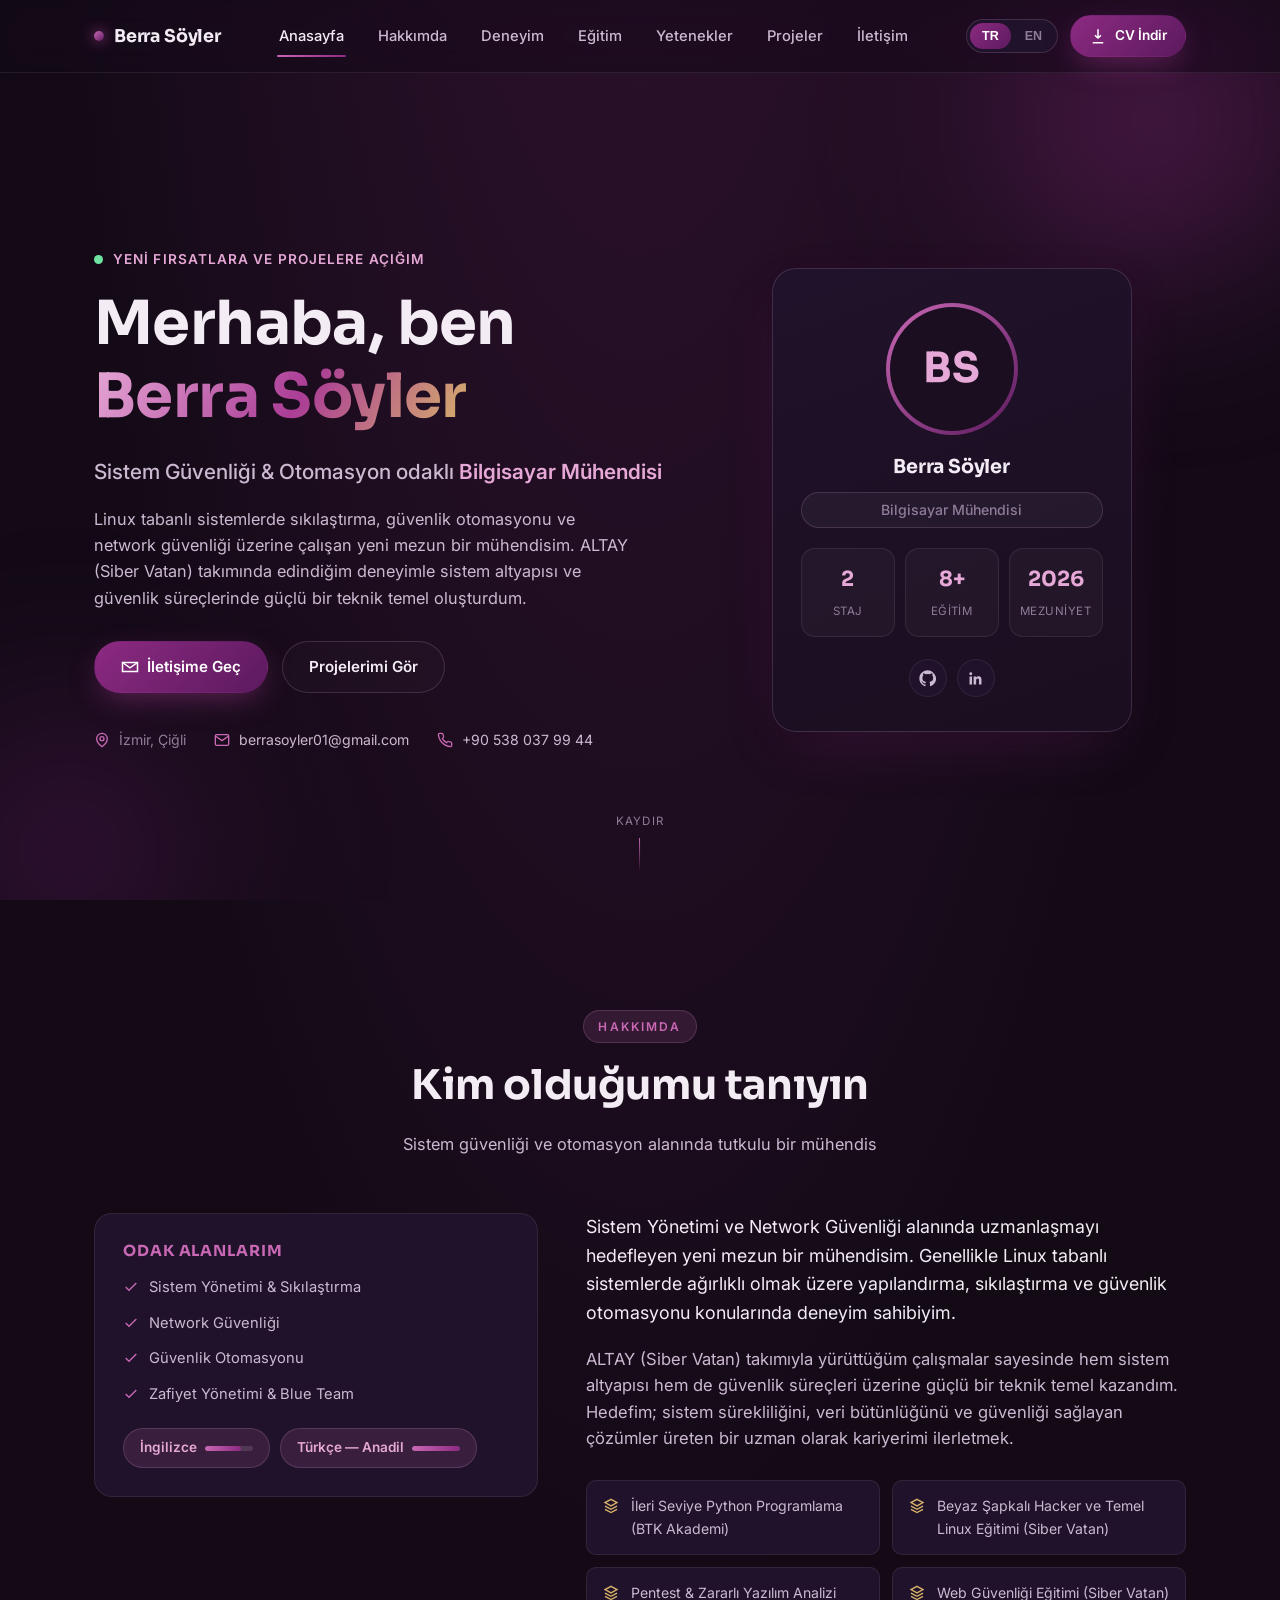
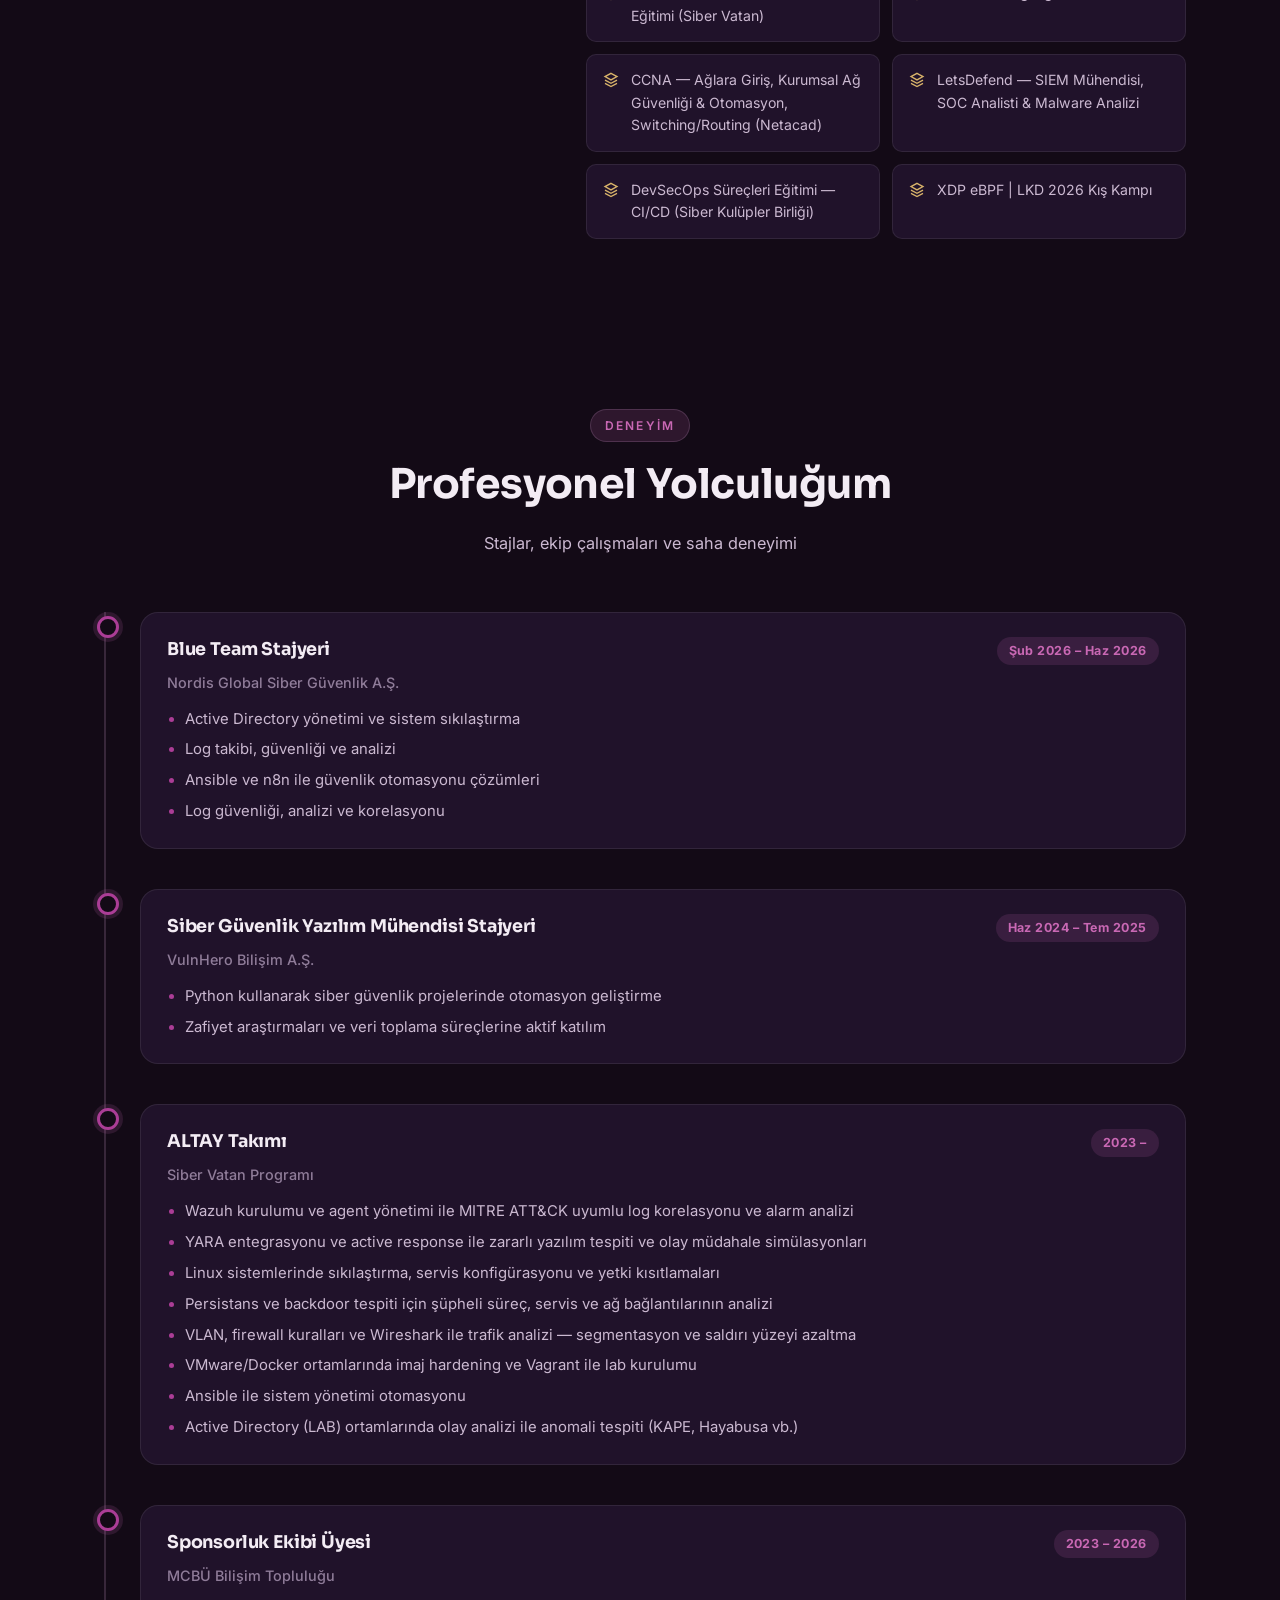
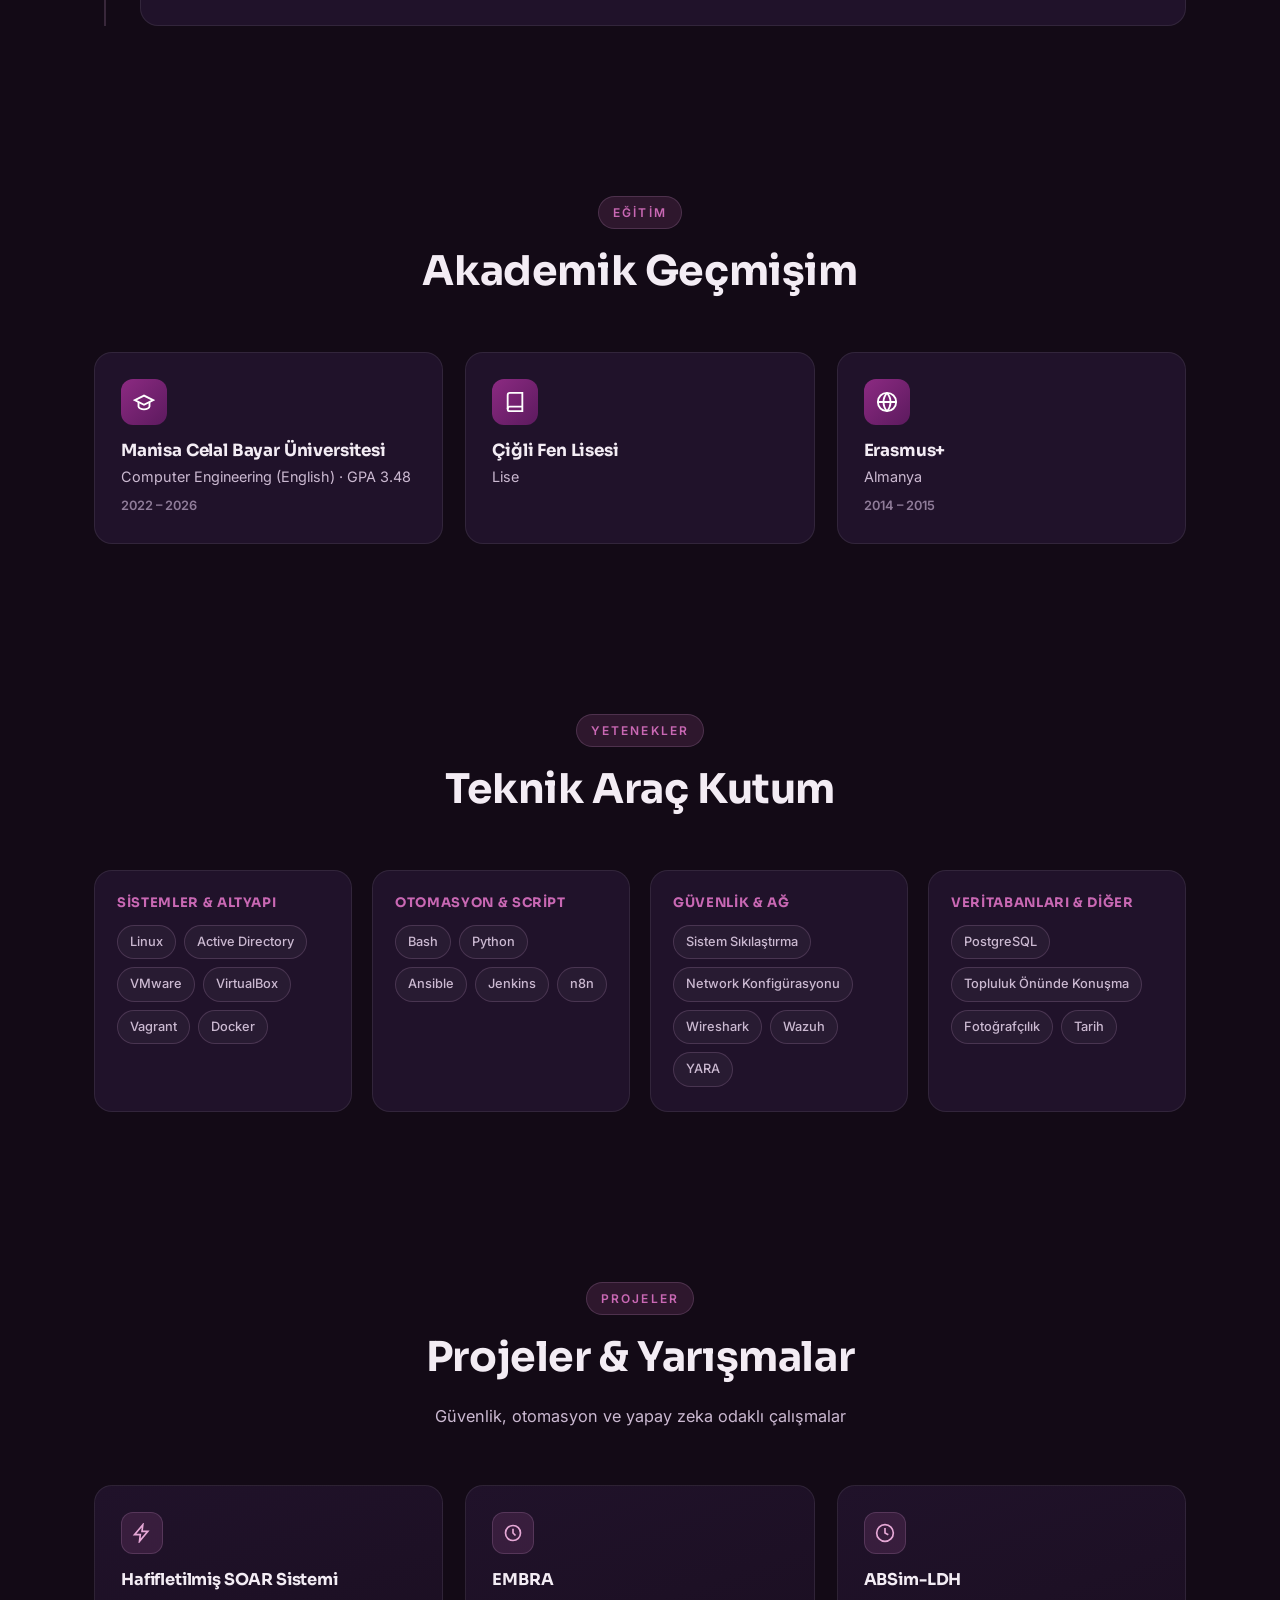
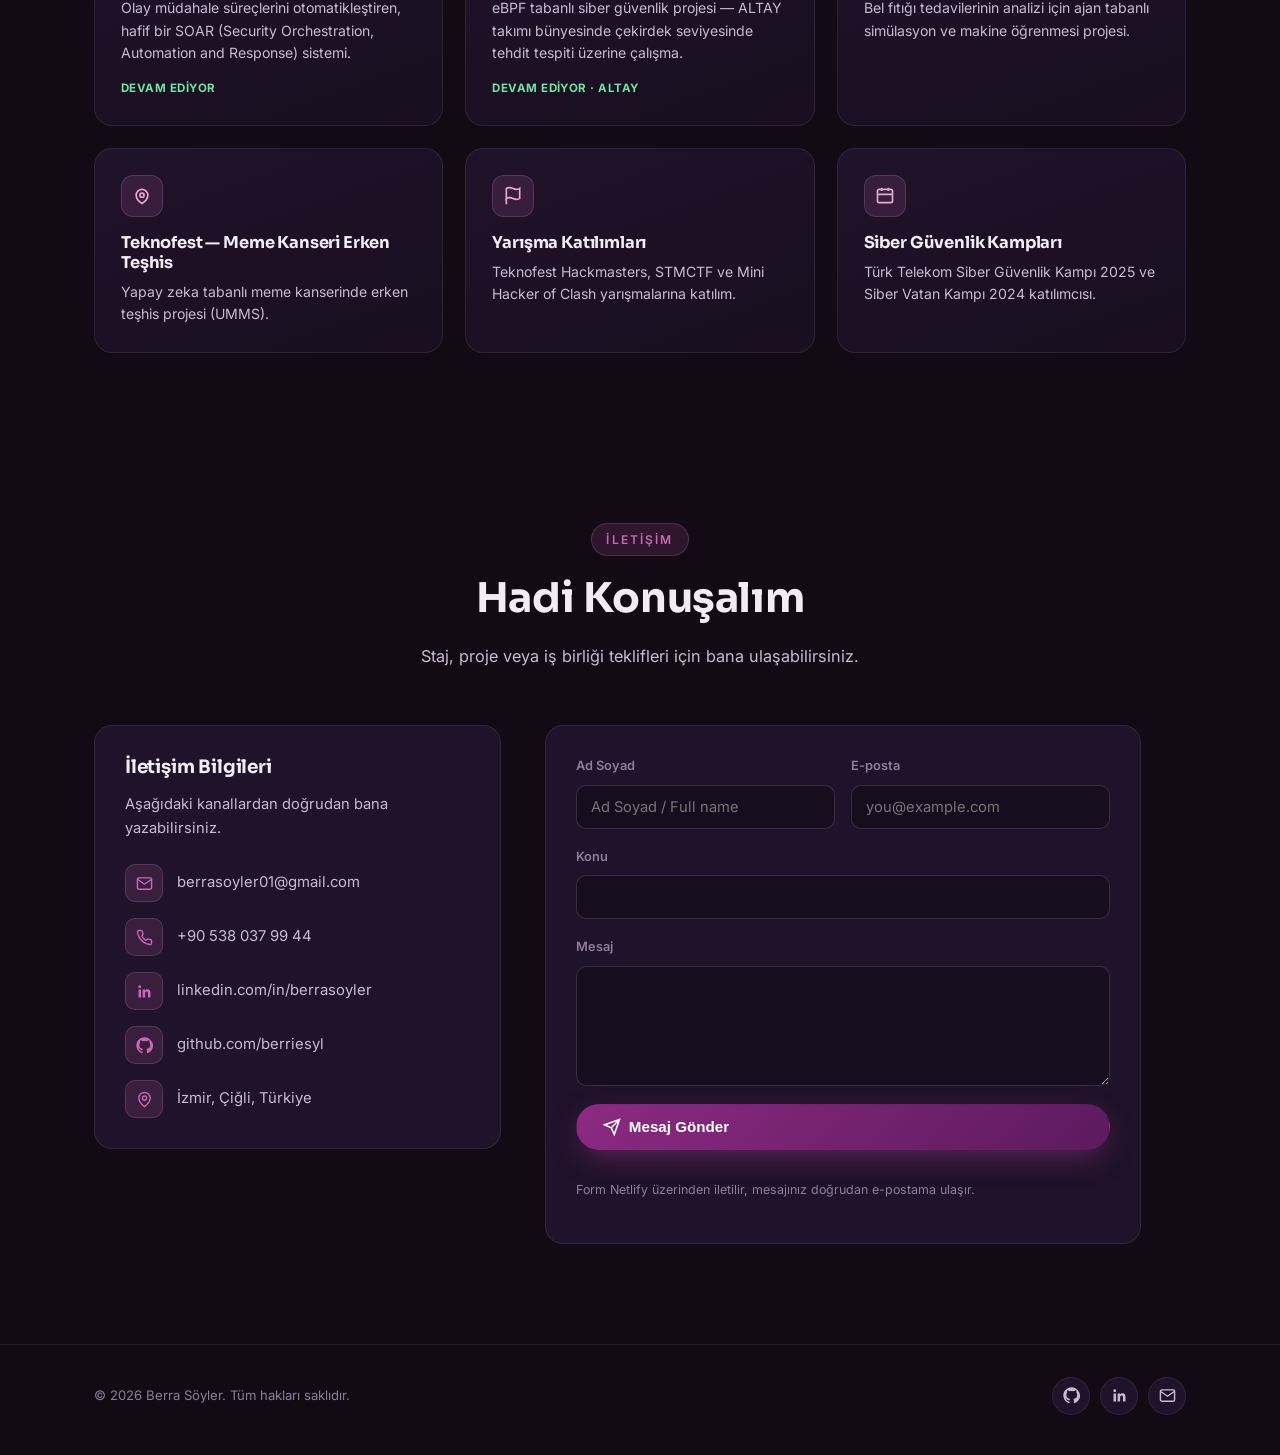
<file: index.html>
<!doctype html>
<html lang="tr">
<head>
<meta charset="UTF-8">
<meta name="viewport" content="width=device-width, initial-scale=1, viewport-fit=cover">
<title>Berra Söyler — Computer Engineer</title>
<meta name="description" content="Berra Söyler — Sistem Güvenliği, Network Güvenliği ve Otomasyon odaklı bilgisayar mühendisi. CV, deneyim, projeler ve iletişim.">
<link rel="icon" href="assets/favicon.svg" type="image/svg+xml">
<link rel="preconnect" href="https://fonts.googleapis.com">
<link rel="preconnect" href="https://fonts.gstatic.com" crossorigin>
<link href="https://fonts.googleapis.com/css2?family=Inter:wght@400;500;600;700&family=Sora:wght@500;600;700;800&display=swap" rel="stylesheet">
<link rel="stylesheet" href="css/style.css">
</head>
<body>

<nav class="navbar">
  <div class="container nav-inner">
    <a href="#home" class="brand"><span class="dot"></span> Berra Söyler</a>
    <ul class="nav-links" id="navLinks">
      <li><a href="#home" class="lang-tr">Anasayfa</a><a href="#home" class="lang-en">Home</a></li>
      <li><a href="#about" class="lang-tr">Hakkımda</a><a href="#about" class="lang-en">About</a></li>
      <li><a href="#experience" class="lang-tr">Deneyim</a><a href="#experience" class="lang-en">Experience</a></li>
      <li><a href="#education" class="lang-tr">Eğitim</a><a href="#education" class="lang-en">Education</a></li>
      <li><a href="#skills" class="lang-tr">Yetenekler</a><a href="#skills" class="lang-en">Skills</a></li>
      <li><a href="#projects" class="lang-tr">Projeler</a><a href="#projects" class="lang-en">Projects</a></li>
      <li><a href="#contact" class="lang-tr">İletişim</a><a href="#contact" class="lang-en">Contact</a></li>
    </ul>
    <div class="nav-actions">
      <div class="lang-switch" id="langSwitch">
        <button data-lang="tr" class="active">TR</button>
        <button data-lang="en">EN</button>
      </div>
      <a href="assets/cv/Berra-Soyler-CV-TR.pdf" download class="btn btn-primary btn-sm" id="cvDownloadBtn">
        <svg viewBox="0 0 24 24" fill="none" stroke="currentColor" stroke-width="2"><path d="M12 3v12m0 0l-4-4m4 4l4-4M5 21h14"/></svg>
        <span class="lang-tr">CV İndir</span><span class="lang-en">Download CV</span>
      </a>
      <button class="nav-toggle" id="navToggle" aria-label="Menu"><span></span><span></span><span></span></button>
    </div>
  </div>
</nav>

<!-- ===================== HERO ===================== -->
<header class="hero" id="home">
  <div class="container hero-grid">
    <div class="hero-content reveal">
      <div class="hero-kicker"><span class="pulse"></span>
        <span class="lang-tr">Yeni fırsatlara ve projelere açığım</span>
        <span class="lang-en">Open to new opportunities &amp; projects</span>
      </div>
      <h1>
        <span class="lang-tr">Merhaba, ben <span class="accent-text">Berra Söyler</span></span>
        <span class="lang-en">Hi, I'm <span class="accent-text">Berra Söyler</span></span>
      </h1>
      <p class="role">
        <span class="lang-tr">Sistem Güvenliği &amp; Otomasyon odaklı <strong>Bilgisayar Mühendisi</strong></span>
        <span class="lang-en"><strong>Computer Engineer</strong> focused on System Security &amp; Automation</span>
      </p>
      <p class="lede">
        <span class="lang-tr">Linux tabanlı sistemlerde sıkılaştırma, güvenlik otomasyonu ve network güvenliği üzerine çalışan yeni mezun bir mühendisim. ALTAY (Siber Vatan) takımında edindiğim deneyimle sistem altyapısı ve güvenlik süreçlerinde güçlü bir teknik temel oluşturdum.</span>
        <span class="lang-en">A newly graduated engineer specializing in system hardening, security automation and network security on Linux-based systems. Through the ALTAY (Siber Vatan) team I built a strong technical foundation in infrastructure and security operations.</span>
      </p>
      <div class="hero-actions">
        <a href="#contact" class="btn btn-primary">
          <svg viewBox="0 0 24 24" fill="none" stroke="currentColor" stroke-width="2"><path d="M4 4h16v16H4z" opacity="0"/><path d="M22 6l-10 7L2 6"/><path d="M2 6h20v12H2z"/></svg>
          <span class="lang-tr">İletişime Geç</span><span class="lang-en">Get in Touch</span>
        </a>
        <a href="#projects" class="btn btn-outline">
          <span class="lang-tr">Projelerimi Gör</span><span class="lang-en">View Projects</span>
        </a>
      </div>
      <div class="hero-meta">
        <div class="hero-meta-item">
          <svg viewBox="0 0 24 24" fill="none" stroke="currentColor" stroke-width="2"><path d="M20 10c0 6-8 12-8 12s-8-6-8-12a8 8 0 1116 0z"/><circle cx="12" cy="10" r="3"/></svg>
          <span class="lang-tr">İzmir, Çiğli</span><span class="lang-en">Izmir, Turkey</span>
        </div>
        <div class="hero-meta-item">
          <svg viewBox="0 0 24 24" fill="none" stroke="currentColor" stroke-width="2"><path d="M4 4h16v16H4z" opacity="0"/><path d="M22 6l-10 7L2 6"/><rect x="2" y="4" width="20" height="16" rx="2"/></svg>
          <a href="mailto:berrasoyler01@gmail.com">berrasoyler01@gmail.com</a>
        </div>
        <div class="hero-meta-item">
          <svg viewBox="0 0 24 24" fill="none" stroke="currentColor" stroke-width="2"><path d="M22 16.92v3a2 2 0 01-2.18 2 19.8 19.8 0 01-8.63-3.07 19.5 19.5 0 01-6-6 19.8 19.8 0 01-3.07-8.67A2 2 0 014.11 2h3a2 2 0 012 1.72c.12.9.33 1.79.63 2.65a2 2 0 01-.45 2.11L8.09 9.91a16 16 0 006 6l1.43-1.2a2 2 0 012.11-.45c.86.3 1.75.51 2.65.63A2 2 0 0122 16.92z"/></svg>
          <a href="tel:+905380379944">+90 538 037 99 44</a>
        </div>
      </div>
    </div>

    <div class="hero-card-wrap reveal">
      <div class="hero-card">
        <div class="avatar-ring"><div class="avatar-inner">BS</div></div>
        <h3>Berra Söyler</h3>
        <p class="tag"><span class="lang-tr">Bilgisayar Mühendisi</span><span class="lang-en">Computer Engineer</span></p>
        <div class="hero-stats">
          <div class="hero-stat"><strong>2</strong><span class="lang-tr">Staj</span><span class="lang-en">Internships</span></div>
          <div class="hero-stat"><strong>8+</strong><span class="lang-tr">Eğitim</span><span class="lang-en">Trainings</span></div>
          <div class="hero-stat"><strong>2026</strong><span class="lang-tr">Mezuniyet</span><span class="lang-en">Graduation</span></div>
        </div>
        <div class="social-row" style="margin-top:22px; justify-content:center;">
          <a href="https://github.com/berriesyl" target="_blank" rel="noopener" aria-label="GitHub">
            <svg viewBox="0 0 24 24" fill="currentColor"><path d="M12 .5C5.73.5.5 5.73.5 12c0 5.1 3.3 9.4 7.9 10.9.6.1.8-.3.8-.6v-2.1c-3.2.7-3.9-1.5-3.9-1.5-.5-1.3-1.3-1.7-1.3-1.7-1.1-.7.1-.7.1-.7 1.2.1 1.8 1.2 1.8 1.2 1 1.8 2.8 1.3 3.4 1 .1-.8.4-1.3.8-1.6-2.6-.3-5.3-1.3-5.3-5.8 0-1.3.5-2.3 1.2-3.2-.1-.3-.5-1.5.1-3.2 0 0 1-.3 3.3 1.2a11.5 11.5 0 016 0c2.3-1.5 3.3-1.2 3.3-1.2.6 1.7.2 2.9.1 3.2.8.9 1.2 2 1.2 3.2 0 4.5-2.7 5.5-5.3 5.8.4.4.8 1.1.8 2.2v3.3c0 .3.2.7.8.6 4.6-1.5 7.9-5.8 7.9-10.9C23.5 5.73 18.27.5 12 .5z"/></svg>
          </a>
          <a href="https://www.linkedin.com/in/berrasoyler/" target="_blank" rel="noopener" aria-label="LinkedIn">
            <svg viewBox="0 0 24 24" fill="currentColor"><path d="M20.45 20.45h-3.56v-5.57c0-1.33-.02-3.04-1.85-3.04-1.86 0-2.14 1.45-2.14 2.94v5.67H9.34V9h3.41v1.56h.05c.48-.9 1.64-1.85 3.38-1.85 3.6 0 4.27 2.37 4.27 5.46v6.28zM5.34 7.43a2.06 2.06 0 110-4.12 2.06 2.06 0 010 4.12zM3.56 20.45h3.56V9H3.56v11.45z"/></svg>
          </a>
        </div>
      </div>
    </div>
  </div>

  <div class="scroll-cue"><span class="lang-tr">Kaydır</span><span class="lang-en">Scroll</span><span class="line"></span></div>
</header>

<!-- ===================== ABOUT ===================== -->
<section class="section" id="about">
  <div class="container">
    <div class="section-head reveal">
      <span class="eyebrow"><span class="lang-tr">Hakkımda</span><span class="lang-en">About Me</span></span>
      <h2><span class="lang-tr">Kim olduğumu tanıyın</span><span class="lang-en">Get to know me</span></h2>
      <p><span class="lang-tr">Sistem güvenliği ve otomasyon alanında tutkulu bir mühendis</span><span class="lang-en">An engineer passionate about system security and automation</span></p>
    </div>

    <div class="about-grid">
      <div class="about-card reveal">
        <h4><span class="lang-tr">Odak Alanlarım</span><span class="lang-en">Focus Areas</span></h4>
        <ul class="focus-list">
          <li><svg viewBox="0 0 24 24" fill="none" stroke="currentColor" stroke-width="2"><path d="M20 6L9 17l-5-5"/></svg>
            <span class="lang-tr">Sistem Yönetimi &amp; Sıkılaştırma</span><span class="lang-en">System Administration &amp; Hardening</span>
          </li>
          <li><svg viewBox="0 0 24 24" fill="none" stroke="currentColor" stroke-width="2"><path d="M20 6L9 17l-5-5"/></svg>
            <span class="lang-tr">Network Güvenliği</span><span class="lang-en">Network Security</span>
          </li>
          <li><svg viewBox="0 0 24 24" fill="none" stroke="currentColor" stroke-width="2"><path d="M20 6L9 17l-5-5"/></svg>
            <span class="lang-tr">Güvenlik Otomasyonu</span><span class="lang-en">Security Automation</span>
          </li>
          <li><svg viewBox="0 0 24 24" fill="none" stroke="currentColor" stroke-width="2"><path d="M20 6L9 17l-5-5"/></svg>
            <span class="lang-tr">Zafiyet Yönetimi &amp; Blue Team</span><span class="lang-en">Vulnerability Management &amp; Blue Team</span>
          </li>
        </ul>

        <div class="lang-pills">
          <span class="pill">
            <span class="lang-tr">İngilizce</span><span class="lang-en">English</span>
            <span class="bar"><i style="width:75%"></i></span>
          </span>
          <span class="pill">
            <span class="lang-tr">Türkçe — Anadil</span><span class="lang-en">Turkish — Native</span>
            <span class="bar"><i style="width:100%"></i></span>
          </span>
        </div>
      </div>

      <div class="about-text reveal">
        <p>
          <span class="lang-tr">Sistem Yönetimi ve Network Güvenliği alanında uzmanlaşmayı hedefleyen yeni mezun bir mühendisim. Genellikle Linux tabanlı sistemlerde ağırlıklı olmak üzere yapılandırma, sıkılaştırma ve güvenlik otomasyonu konularında deneyim sahibiyim.</span>
          <span class="lang-en">I am a newly graduated engineer aiming to specialize in System Administration, Network Security, and Vulnerability Management. I have extensive experience in configuration, system hardening, and security automation, predominantly on Linux-based systems.</span>
        </p>
        <p>
          <span class="lang-tr">ALTAY (Siber Vatan) takımıyla yürüttüğüm çalışmalar sayesinde hem sistem altyapısı hem de güvenlik süreçleri üzerine güçlü bir teknik temel kazandım. Hedefim; sistem sürekliliğini, veri bütünlüğünü ve güvenliği sağlayan çözümler üreten bir uzman olarak kariyerimi ilerletmek.</span>
          <span class="lang-en">Through my work with the ALTAY (Siber Vatan) team, I have built a strong technical foundation in both system infrastructure and offensive/defensive security processes. My goal is to advance my career as a security expert who identifies vulnerabilities and produces solutions that ensure system continuity, data integrity, and robust security.</span>
        </p>

        <div class="training-grid" style="margin-top:28px;">
          <div class="training-item">
            <svg viewBox="0 0 24 24" fill="none" stroke="currentColor" stroke-width="2"><path d="M12 2l9 4.9-9 4.9-9-4.9L12 2z"/><path d="M3 12.1l9 4.9 9-4.9M3 17l9 4.9L21 17"/></svg>
            <span class="lang-tr">İleri Seviye Python Programlama (BTK Akademi)</span><span class="lang-en">Advanced Python Programming (BTK Academy)</span>
          </div>
          <div class="training-item">
            <svg viewBox="0 0 24 24" fill="none" stroke="currentColor" stroke-width="2"><path d="M12 2l9 4.9-9 4.9-9-4.9L12 2z"/><path d="M3 12.1l9 4.9 9-4.9M3 17l9 4.9L21 17"/></svg>
            <span class="lang-tr">Beyaz Şapkalı Hacker ve Temel Linux Eğitimi (Siber Vatan)</span><span class="lang-en">Ethical Hacking and Basic Linux Training (Siber Vatan)</span>
          </div>
          <div class="training-item">
            <svg viewBox="0 0 24 24" fill="none" stroke="currentColor" stroke-width="2"><path d="M12 2l9 4.9-9 4.9-9-4.9L12 2z"/><path d="M3 12.1l9 4.9 9-4.9M3 17l9 4.9L21 17"/></svg>
            <span class="lang-tr">Pentest &amp; Zararlı Yazılım Analizi Eğitimi (Siber Vatan)</span><span class="lang-en">Penetration Testing &amp; Malware Analysis Training (Siber Vatan)</span>
          </div>
          <div class="training-item">
            <svg viewBox="0 0 24 24" fill="none" stroke="currentColor" stroke-width="2"><path d="M12 2l9 4.9-9 4.9-9-4.9L12 2z"/><path d="M3 12.1l9 4.9 9-4.9M3 17l9 4.9L21 17"/></svg>
            <span class="lang-tr">Web Güvenliği Eğitimi (Siber Vatan)</span><span class="lang-en">Web Security Training (Siber Vatan)</span>
          </div>
          <div class="training-item">
            <svg viewBox="0 0 24 24" fill="none" stroke="currentColor" stroke-width="2"><path d="M12 2l9 4.9-9 4.9-9-4.9L12 2z"/><path d="M3 12.1l9 4.9 9-4.9M3 17l9 4.9L21 17"/></svg>
            <span class="lang-tr">CCNA — Ağlara Giriş, Kurumsal Ağ Güvenliği &amp; Otomasyon, Switching/Routing (Netacad)</span><span class="lang-en">CCNA — Intro to Networks, Enterprise Security &amp; Automation, Switching/Routing (Netacad)</span>
          </div>
          <div class="training-item">
            <svg viewBox="0 0 24 24" fill="none" stroke="currentColor" stroke-width="2"><path d="M12 2l9 4.9-9 4.9-9-4.9L12 2z"/><path d="M3 12.1l9 4.9 9-4.9M3 17l9 4.9L21 17"/></svg>
            <span class="lang-tr">LetsDefend — SIEM Mühendisi, SOC Analisti &amp; Malware Analizi</span><span class="lang-en">LetsDefend — SIEM Engineer, SOC Analyst &amp; Malware Analysis</span>
          </div>
          <div class="training-item">
            <svg viewBox="0 0 24 24" fill="none" stroke="currentColor" stroke-width="2"><path d="M12 2l9 4.9-9 4.9-9-4.9L12 2z"/><path d="M3 12.1l9 4.9 9-4.9M3 17l9 4.9L21 17"/></svg>
            <span class="lang-tr">DevSecOps Süreçleri Eğitimi — CI/CD (Siber Kulüpler Birliği)</span><span class="lang-en">DevSecOps Processes Training — CI/CD (Siber Kulupler Birligi)</span>
          </div>
          <div class="training-item">
            <svg viewBox="0 0 24 24" fill="none" stroke="currentColor" stroke-width="2"><path d="M12 2l9 4.9-9 4.9-9-4.9L12 2z"/><path d="M3 12.1l9 4.9 9-4.9M3 17l9 4.9L21 17"/></svg>
            <span class="lang-tr">XDP eBPF | LKD 2026 Kış Kampı</span><span class="lang-en">XDP eBPF | LKD 2026 Winter Camp</span>
          </div>
        </div>
      </div>
    </div>
  </div>
</section>

<!-- ===================== EXPERIENCE ===================== -->
<section class="section" id="experience">
  <div class="container">
    <div class="section-head reveal">
      <span class="eyebrow"><span class="lang-tr">Deneyim</span><span class="lang-en">Experience</span></span>
      <h2><span class="lang-tr">Profesyonel Yolculuğum</span><span class="lang-en">My Professional Journey</span></h2>
      <p><span class="lang-tr">Stajlar, ekip çalışmaları ve saha deneyimi</span><span class="lang-en">Internships, team work and hands-on experience</span></p>
    </div>

    <div class="timeline">
      <div class="timeline-item reveal">
        <div class="timeline-card">
          <div class="timeline-top">
            <h3>
              <span class="lang-tr">Blue Team Stajyeri</span><span class="lang-en">Blue Team Intern</span>
            </h3>
            <span class="timeline-date lang-tr">Şub 2026 – Haz 2026</span>
            <span class="timeline-date lang-en">Feb 2026 – Jun 2026</span>
          </div>
          <div class="timeline-org">Nordis Global Siber Güvenlik A.Ş.</div>
          <ul>
            <li><span class="lang-tr">Active Directory yönetimi ve sistem sıkılaştırma</span><span class="lang-en">Active Directory management and system hardening</span></li>
            <li><span class="lang-tr">Log takibi, güvenliği ve analizi</span><span class="lang-en">Log tracking, security and analysis</span></li>
            <li><span class="lang-tr">Ansible ve n8n ile güvenlik otomasyonu çözümleri</span><span class="lang-en">Security automation solutions utilizing Ansible and n8n</span></li>
            <li><span class="lang-tr">Log güvenliği, analizi ve korelasyonu</span><span class="lang-en">Log security, analysis and correlation</span></li>
          </ul>
        </div>
      </div>

      <div class="timeline-item reveal">
        <div class="timeline-card">
          <div class="timeline-top">
            <h3><span class="lang-tr">Siber Güvenlik Yazılım Mühendisi Stajyeri</span><span class="lang-en">Cybersecurity Software Engineer Intern</span></h3>
            <span class="timeline-date lang-tr">Haz 2024 – Tem 2025</span>
            <span class="timeline-date lang-en">Jun 2024 – Jul 2025</span>
          </div>
          <div class="timeline-org">VulnHero Bilişim A.Ş.</div>
          <ul>
            <li><span class="lang-tr">Python kullanarak siber güvenlik projelerinde otomasyon geliştirme</span><span class="lang-en">Developed automation for cybersecurity projects using Python</span></li>
            <li><span class="lang-tr">Zafiyet araştırmaları ve veri toplama süreçlerine aktif katılım</span><span class="lang-en">Actively participated in vulnerability research and data collection processes</span></li>
          </ul>
        </div>
      </div>

      <div class="timeline-item reveal">
        <div class="timeline-card">
          <div class="timeline-top">
            <h3>ALTAY <span class="lang-tr">Takımı</span><span class="lang-en">Team</span></h3>
            <span class="timeline-date">2023 –</span>
          </div>
          <div class="timeline-org"><span class="lang-tr">Siber Vatan Programı</span><span class="lang-en">Siber Vatan Program</span></div>
          <ul>
            <li><span class="lang-tr">Wazuh kurulumu ve agent yönetimi ile MITRE ATT&amp;CK uyumlu log korelasyonu ve alarm analizi</span><span class="lang-en">Deployed and managed Wazuh agents, performing MITRE ATT&amp;CK aligned log correlation and alert analysis</span></li>
            <li><span class="lang-tr">YARA entegrasyonu ve active response ile zararlı yazılım tespiti ve olay müdahale simülasyonları</span><span class="lang-en">Malware detection and incident response simulations through YARA integration and active response</span></li>
            <li><span class="lang-tr">Linux sistemlerinde sıkılaştırma, servis konfigürasyonu ve yetki kısıtlamaları</span><span class="lang-en">System hardening, service configuration and privilege restriction on Linux systems</span></li>
            <li><span class="lang-tr">Persistans ve backdoor tespiti için şüpheli süreç, servis ve ağ bağlantılarının analizi</span><span class="lang-en">Analysis and remediation of suspicious processes, services and connections for persistence/backdoor detection</span></li>
            <li><span class="lang-tr">VLAN, firewall kuralları ve Wireshark ile trafik analizi — segmentasyon ve saldırı yüzeyi azaltma</span><span class="lang-en">Network security via VLANs, firewall rules and Wireshark traffic analysis — segmentation &amp; attack surface reduction</span></li>
            <li><span class="lang-tr">VMware/Docker ortamlarında imaj hardening ve Vagrant ile lab kurulumu</span><span class="lang-en">Image hardening and lab setups using Vagrant within VMware and Docker environments</span></li>
            <li><span class="lang-tr">Ansible ile sistem yönetimi otomasyonu</span><span class="lang-en">Automated system administration with Ansible</span></li>
            <li><span class="lang-tr">Active Directory (LAB) ortamlarında olay analizi ile anomali tespiti (KAPE, Hayabusa vb.)</span><span class="lang-en">Anomaly detection via event analysis (KAPE, Hayabusa, etc.) in Active Directory LAB environments</span></li>
          </ul>
        </div>
      </div>

      <div class="timeline-item reveal">
        <div class="timeline-card">
          <div class="timeline-top">
            <h3><span class="lang-tr">Sponsorluk Ekibi Üyesi</span><span class="lang-en">Sponsorship Team Member</span></h3>
            <span class="timeline-date">2023 – 2026</span>
          </div>
          <div class="timeline-org"><span class="lang-tr">MCBÜ Bilişim Topluluğu</span><span class="lang-en">MCBU IT Community</span></div>
        </div>
      </div>
    </div>
  </div>
</section>

<!-- ===================== EDUCATION ===================== -->
<section class="section" id="education">
  <div class="container">
    <div class="section-head reveal">
      <span class="eyebrow"><span class="lang-tr">Eğitim</span><span class="lang-en">Education</span></span>
      <h2><span class="lang-tr">Akademik Geçmişim</span><span class="lang-en">Academic Background</span></h2>
    </div>
    <div class="edu-grid">
      <div class="edu-card reveal">
        <div class="edu-icon"><svg viewBox="0 0 24 24" fill="none" stroke="#fff" stroke-width="2"><path d="M22 10L12 5 2 10l10 5 10-5z"/><path d="M6 12v5c0 1.5 3 3 6 3s6-1.5 6-3v-5"/></svg></div>
        <h3>Manisa Celal Bayar <span class="lang-tr">Üniversitesi</span><span class="lang-en">University</span></h3>
        <div class="edu-sub">Computer Engineering (English) <span class="lang-tr">· GPA 3.48</span><span class="lang-en">· GPA 3.48</span></div>
        <div class="edu-date">2022 – 2026</div>
      </div>
      <div class="edu-card reveal">
        <div class="edu-icon"><svg viewBox="0 0 24 24" fill="none" stroke="#fff" stroke-width="2"><path d="M4 19.5A2.5 2.5 0 016.5 17H20"/><path d="M6.5 2H20v20H6.5A2.5 2.5 0 014 19.5v-15A2.5 2.5 0 016.5 2z"/></svg></div>
        <h3 class="lang-tr">Çiğli Fen Lisesi</h3>
        <h3 class="lang-en">Cigli Science High School</h3>
        <div class="edu-sub"><span class="lang-tr">Lise</span><span class="lang-en">High School</span></div>
      </div>
      <div class="edu-card reveal">
        <div class="edu-icon"><svg viewBox="0 0 24 24" fill="none" stroke="#fff" stroke-width="2"><circle cx="12" cy="12" r="10"/><path d="M2 12h20M12 2a15 15 0 010 20M12 2a15 15 0 000 20"/></svg></div>
        <h3>Erasmus+</h3>
        <div class="edu-sub"><span class="lang-tr">Almanya</span><span class="lang-en">Germany</span></div>
        <div class="edu-date">2014 – 2015</div>
      </div>
    </div>
  </div>
</section>

<!-- ===================== SKILLS ===================== -->
<section class="section" id="skills">
  <div class="container">
    <div class="section-head reveal">
      <span class="eyebrow"><span class="lang-tr">Yetenekler</span><span class="lang-en">Skills</span></span>
      <h2><span class="lang-tr">Teknik Araç Kutum</span><span class="lang-en">My Technical Toolkit</span></h2>
    </div>
    <div class="skills-grid">
      <div class="skill-card reveal">
        <h4><span class="lang-tr">Sistemler &amp; Altyapı</span><span class="lang-en">Systems &amp; Infrastructure</span></h4>
        <div class="tag-list">
          <span class="tag">Linux</span><span class="tag">Active Directory</span><span class="tag">VMware</span><span class="tag">VirtualBox</span><span class="tag">Vagrant</span><span class="tag">Docker</span>
        </div>
      </div>
      <div class="skill-card reveal">
        <h4><span class="lang-tr">Otomasyon &amp; Script</span><span class="lang-en">Automation &amp; Scripting</span></h4>
        <div class="tag-list">
          <span class="tag">Bash</span><span class="tag">Python</span><span class="tag">Ansible</span><span class="tag">Jenkins</span><span class="tag">n8n</span>
        </div>
      </div>
      <div class="skill-card reveal">
        <h4><span class="lang-tr">Güvenlik &amp; Ağ</span><span class="lang-en">Security &amp; Networking</span></h4>
        <div class="tag-list">
          <span class="tag lang-tr">Sistem Sıkılaştırma</span><span class="tag lang-en">System Hardening</span>
          <span class="tag lang-tr">Network Konfigürasyonu</span><span class="tag lang-en">Network Configuration</span>
          <span class="tag">Wireshark</span><span class="tag">Wazuh</span><span class="tag">YARA</span>
        </div>
      </div>
      <div class="skill-card reveal">
        <h4><span class="lang-tr">Veritabanları &amp; Diğer</span><span class="lang-en">Databases &amp; Other</span></h4>
        <div class="tag-list">
          <span class="tag">PostgreSQL</span>
          <span class="tag lang-tr">Topluluk Önünde Konuşma</span><span class="tag lang-en">Public Speaking</span>
          <span class="tag lang-tr">Fotoğrafçılık</span><span class="tag lang-en">Photography</span>
          <span class="tag lang-tr">Tarih</span><span class="tag lang-en">History</span>
        </div>
      </div>
    </div>
  </div>
</section>

<!-- ===================== PROJECTS ===================== -->
<section class="section" id="projects">
  <div class="container">
    <div class="section-head reveal">
      <span class="eyebrow"><span class="lang-tr">Projeler</span><span class="lang-en">Projects</span></span>
      <h2><span class="lang-tr">Projeler &amp; Yarışmalar</span><span class="lang-en">Projects &amp; Competitions</span></h2>
      <p><span class="lang-tr">Güvenlik, otomasyon ve yapay zeka odaklı çalışmalar</span><span class="lang-en">Work spanning security, automation and AI</span></p>
    </div>

    <div class="projects-grid">
      <div class="project-card reveal">
        <div class="proj-icon"><svg viewBox="0 0 24 24" fill="none" stroke="currentColor" stroke-width="2"><path d="M13 2L3 14h7l-1 8 10-12h-7l1-8z"/></svg></div>
        <h3 class="lang-tr">Hafifletilmiş SOAR Sistemi</h3>
        <h3 class="lang-en">Lightweight SOAR System</h3>
        <p><span class="lang-tr">Olay müdahale süreçlerini otomatikleştiren, hafif bir SOAR (Security Orchestration, Automation and Response) sistemi.</span><span class="lang-en">A lightweight Security Orchestration, Automation and Response (SOAR) system automating incident response workflows.</span></p>
        <span class="proj-status lang-tr">Devam Ediyor</span><span class="proj-status lang-en">Ongoing</span>
      </div>

      <div class="project-card reveal">
        <div class="proj-icon"><svg viewBox="0 0 24 24" fill="none" stroke="currentColor" stroke-width="2"><circle cx="12" cy="12" r="9"/><path d="M12 7v5l3 3"/></svg></div>
        <h3>EMBRA</h3>
        <p><span class="lang-tr">eBPF tabanlı siber güvenlik projesi — ALTAY takımı bünyesinde çekirdek seviyesinde tehdit tespiti üzerine çalışma.</span><span class="lang-en">An eBPF-based cybersecurity project — kernel-level threat detection work under the ALTAY team.</span></p>
        <span class="proj-status lang-tr">Devam Ediyor · ALTAY</span><span class="proj-status lang-en">Ongoing · ALTAY</span>
      </div>

      <div class="project-card reveal">
        <div class="proj-icon"><svg viewBox="0 0 24 24" fill="none" stroke="currentColor" stroke-width="2"><path d="M12 2a10 10 0 100 20 10 10 0 000-20z"/><path d="M12 6v6l4 2"/></svg></div>
        <h3>ABSim-LDH</h3>
        <p><span class="lang-tr">Bel fıtığı tedavilerinin analizi için ajan tabanlı simülasyon ve makine öğrenmesi projesi.</span><span class="lang-en">Agent-based simulation and machine learning project for the analysis of herniated disc treatments.</span></p>
      </div>

      <div class="project-card reveal">
        <div class="proj-icon"><svg viewBox="0 0 24 24" fill="none" stroke="currentColor" stroke-width="2"><path d="M12 21s-7-4.5-7-10a7 7 0 1114 0c0 5.5-7 10-7 10z"/><circle cx="12" cy="11" r="2.5"/></svg></div>
        <h3 class="lang-tr">Teknofest — Meme Kanseri Erken Teşhis</h3>
        <h3 class="lang-en">Teknofest — Breast Cancer Early Diagnosis</h3>
        <p><span class="lang-tr">Yapay zeka tabanlı meme kanserinde erken teşhis projesi (UMMS).</span><span class="lang-en">AI-based early diagnosis of breast cancer project (UMMS).</span></p>
      </div>

      <div class="project-card reveal">
        <div class="proj-icon"><svg viewBox="0 0 24 24" fill="none" stroke="currentColor" stroke-width="2"><path d="M4 15s1-1 4-1 5 2 8 2 4-1 4-1V3s-1 1-4 1-5-2-8-2-4 1-4 1z"/><path d="M4 22V15"/></svg></div>
        <h3 class="lang-tr">Yarışma Katılımları</h3>
        <h3 class="lang-en">Competition Participations</h3>
        <p><span class="lang-tr">Teknofest Hackmasters, STMCTF ve Mini Hacker of Clash yarışmalarına katılım.</span><span class="lang-en">Participation in Teknofest Hackmasters, STMCTF, and Mini Hacker of Clash competitions.</span></p>
      </div>

      <div class="project-card reveal">
        <div class="proj-icon"><svg viewBox="0 0 24 24" fill="none" stroke="currentColor" stroke-width="2"><rect x="3" y="4" width="18" height="16" rx="2"/><path d="M16 2v4M8 2v4M3 10h18"/></svg></div>
        <h3 class="lang-tr">Siber Güvenlik Kampları</h3>
        <h3 class="lang-en">Cybersecurity Camps</h3>
        <p><span class="lang-tr">Türk Telekom Siber Güvenlik Kampı 2025 ve Siber Vatan Kampı 2024 katılımcısı.</span><span class="lang-en">Participant of Turk Telekom Cybersecurity Camp 2025 and Siber Vatan Cybersecurity Camp 2024.</span></p>
      </div>
    </div>
  </div>
</section>

<!-- ===================== CONTACT ===================== -->
<section class="section" id="contact">
  <div class="container">
    <div class="section-head reveal">
      <span class="eyebrow"><span class="lang-tr">İletişim</span><span class="lang-en">Contact</span></span>
      <h2><span class="lang-tr">Hadi Konuşalım</span><span class="lang-en">Let's Talk</span></h2>
      <p><span class="lang-tr">Staj, proje veya iş birliği teklifleri için bana ulaşabilirsiniz.</span><span class="lang-en">Reach out for internships, projects, or collaboration opportunities.</span></p>
    </div>

    <div class="contact-grid">
      <div class="contact-info-card reveal">
        <h3><span class="lang-tr">İletişim Bilgileri</span><span class="lang-en">Contact Information</span></h3>
        <p><span class="lang-tr">Aşağıdaki kanallardan doğrudan bana yazabilirsiniz.</span><span class="lang-en">Feel free to reach me directly through any of these channels.</span></p>
        <ul class="contact-list">
          <li>
            <a href="mailto:berrasoyler01@gmail.com">
              <span class="icon-box"><svg viewBox="0 0 24 24" fill="none" stroke="currentColor" stroke-width="2"><path d="M22 6l-10 7L2 6"/><rect x="2" y="4" width="20" height="16" rx="2"/></svg></span>
              berrasoyler01@gmail.com
            </a>
          </li>
          <li>
            <a href="tel:+905380379944">
              <span class="icon-box"><svg viewBox="0 0 24 24" fill="none" stroke="currentColor" stroke-width="2"><path d="M22 16.92v3a2 2 0 01-2.18 2 19.8 19.8 0 01-8.63-3.07 19.5 19.5 0 01-6-6 19.8 19.8 0 01-3.07-8.67A2 2 0 014.11 2h3a2 2 0 012 1.72c.12.9.33 1.79.63 2.65a2 2 0 01-.45 2.11L8.09 9.91a16 16 0 006 6l1.43-1.2a2 2 0 012.11-.45c.86.3 1.75.51 2.65.63A2 2 0 0122 16.92z"/></svg></span>
              +90 538 037 99 44
            </a>
          </li>
          <li>
            <a href="https://www.linkedin.com/in/berrasoyler/" target="_blank" rel="noopener">
              <span class="icon-box"><svg viewBox="0 0 24 24" fill="currentColor"><path d="M20.45 20.45h-3.56v-5.57c0-1.33-.02-3.04-1.85-3.04-1.86 0-2.14 1.45-2.14 2.94v5.67H9.34V9h3.41v1.56h.05c.48-.9 1.64-1.85 3.38-1.85 3.6 0 4.27 2.37 4.27 5.46v6.28zM5.34 7.43a2.06 2.06 0 110-4.12 2.06 2.06 0 010 4.12zM3.56 20.45h3.56V9H3.56v11.45z"/></svg></span>
              linkedin.com/in/berrasoyler
            </a>
          </li>
          <li>
            <a href="https://github.com/berriesyl" target="_blank" rel="noopener">
              <span class="icon-box"><svg viewBox="0 0 24 24" fill="currentColor"><path d="M12 .5C5.73.5.5 5.73.5 12c0 5.1 3.3 9.4 7.9 10.9.6.1.8-.3.8-.6v-2.1c-3.2.7-3.9-1.5-3.9-1.5-.5-1.3-1.3-1.7-1.3-1.7-1.1-.7.1-.7.1-.7 1.2.1 1.8 1.2 1.8 1.2 1 1.8 2.8 1.3 3.4 1 .1-.8.4-1.3.8-1.6-2.6-.3-5.3-1.3-5.3-5.8 0-1.3.5-2.3 1.2-3.2-.1-.3-.5-1.5.1-3.2 0 0 1-.3 3.3 1.2a11.5 11.5 0 016 0c2.3-1.5 3.3-1.2 3.3-1.2.6 1.7.2 2.9.1 3.2.8.9 1.2 2 1.2 3.2 0 4.5-2.7 5.5-5.3 5.8.4.4.8 1.1.8 2.2v3.3c0 .3.2.7.8.6 4.6-1.5 7.9-5.8 7.9-10.9C23.5 5.73 18.27.5 12 .5z"/></svg></span>
              github.com/berriesyl
            </a>
          </li>
          <li>
            <span>
              <span class="icon-box"><svg viewBox="0 0 24 24" fill="none" stroke="currentColor" stroke-width="2"><path d="M20 10c0 6-8 12-8 12s-8-6-8-12a8 8 0 1116 0z"/><circle cx="12" cy="10" r="3"/></svg></span>
              <span class="lang-tr">İzmir, Çiğli, Türkiye</span><span class="lang-en">Izmir, Cigli, Turkiye</span>
            </span>
          </li>
        </ul>
      </div>

      <form class="contact-form reveal" name="contact" method="POST" data-netlify="true" netlify-honeypot="bot-field" action="/success.html">
        <input type="hidden" name="form-name" value="contact">
        <p class="hidden">
          <label>Don't fill this out: <input name="bot-field"></label>
        </p>
        <div class="form-row">
          <div class="field">
            <label for="name"><span class="lang-tr">Ad Soyad</span><span class="lang-en">Full Name</span></label>
            <input type="text" id="name" name="name" required placeholder="Ad Soyad / Full name">
          </div>
          <div class="field">
            <label for="email"><span class="lang-tr">E-posta</span><span class="lang-en">Email</span></label>
            <input type="email" id="email" name="email" required placeholder="you@example.com">
          </div>
        </div>
        <div class="field">
          <label for="subject"><span class="lang-tr">Konu</span><span class="lang-en">Subject</span></label>
          <input type="text" id="subject" name="subject" placeholder="">
        </div>
        <div class="field">
          <label for="message"><span class="lang-tr">Mesaj</span><span class="lang-en">Message</span></label>
          <textarea id="message" name="message" required placeholder=""></textarea>
        </div>
        <button type="submit" class="btn btn-primary">
          <svg viewBox="0 0 24 24" fill="none" stroke="currentColor" stroke-width="2"><path d="M22 2L11 13"/><path d="M22 2l-7 20-4-9-9-4 20-7z"/></svg>
          <span class="lang-tr">Mesaj Gönder</span><span class="lang-en">Send Message</span>
        </button>
        <p class="form-note"><span class="lang-tr">Form Netlify üzerinden iletilir, mesajınız doğrudan e-postama ulaşır.</span><span class="lang-en">This form is handled by Netlify and delivered straight to my inbox.</span></p>
      </form>
    </div>
  </div>
</section>

<footer>
  <div class="container footer-inner">
    <p>&copy; <span id="year">2026</span> Berra Söyler. <span class="lang-tr">Tüm hakları saklıdır.</span><span class="lang-en">All rights reserved.</span></p>
    <div class="social-row">
      <a href="https://github.com/berriesyl" target="_blank" rel="noopener" aria-label="GitHub"><svg viewBox="0 0 24 24" fill="currentColor"><path d="M12 .5C5.73.5.5 5.73.5 12c0 5.1 3.3 9.4 7.9 10.9.6.1.8-.3.8-.6v-2.1c-3.2.7-3.9-1.5-3.9-1.5-.5-1.3-1.3-1.7-1.3-1.7-1.1-.7.1-.7.1-.7 1.2.1 1.8 1.2 1.8 1.2 1 1.8 2.8 1.3 3.4 1 .1-.8.4-1.3.8-1.6-2.6-.3-5.3-1.3-5.3-5.8 0-1.3.5-2.3 1.2-3.2-.1-.3-.5-1.5.1-3.2 0 0 1-.3 3.3 1.2a11.5 11.5 0 016 0c2.3-1.5 3.3-1.2 3.3-1.2.6 1.7.2 2.9.1 3.2.8.9 1.2 2 1.2 3.2 0 4.5-2.7 5.5-5.3 5.8.4.4.8 1.1.8 2.2v3.3c0 .3.2.7.8.6 4.6-1.5 7.9-5.8 7.9-10.9C23.5 5.73 18.27.5 12 .5z"/></svg></a>
      <a href="https://www.linkedin.com/in/berrasoyler/" target="_blank" rel="noopener" aria-label="LinkedIn"><svg viewBox="0 0 24 24" fill="currentColor"><path d="M20.45 20.45h-3.56v-5.57c0-1.33-.02-3.04-1.85-3.04-1.86 0-2.14 1.45-2.14 2.94v5.67H9.34V9h3.41v1.56h.05c.48-.9 1.64-1.85 3.38-1.85 3.6 0 4.27 2.37 4.27 5.46v6.28zM5.34 7.43a2.06 2.06 0 110-4.12 2.06 2.06 0 010 4.12zM3.56 20.45h3.56V9H3.56v11.45z"/></svg></a>
      <a href="mailto:berrasoyler01@gmail.com" aria-label="Email"><svg viewBox="0 0 24 24" fill="none" stroke="currentColor" stroke-width="2"><path d="M22 6l-10 7L2 6"/><rect x="2" y="4" width="20" height="16" rx="2"/></svg></a>
    </div>
  </div>
</footer>

<button class="back-to-top" id="backToTop" aria-label="Back to top">
  <svg viewBox="0 0 24 24" fill="none" stroke="currentColor" stroke-width="2.4"><path d="M12 19V5M5 12l7-7 7 7"/></svg>
</button>

<script src="js/script.js"></script>
</body>
</html>
</file>
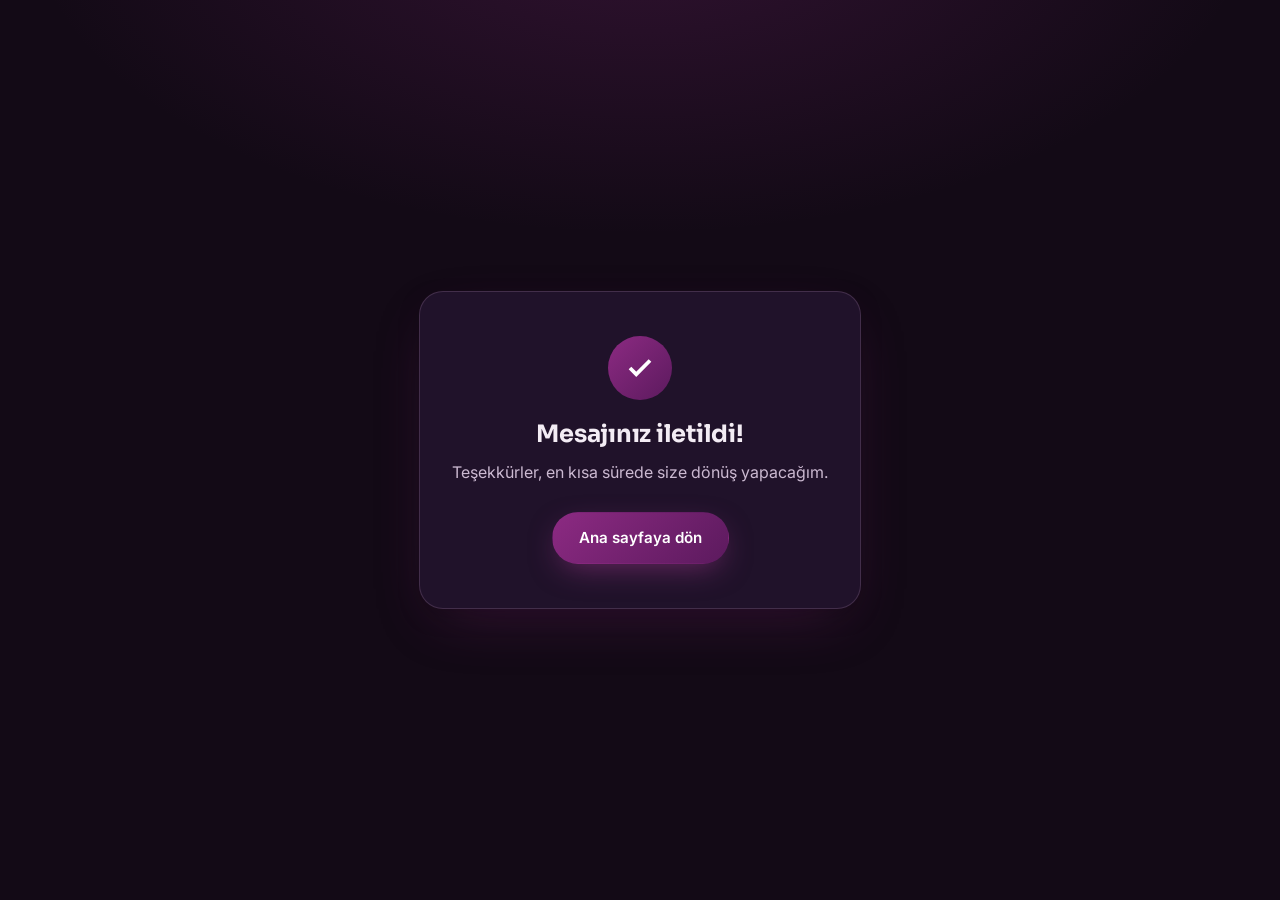
<file: success.html>
<!doctype html>
<html lang="tr">
<head>
<meta charset="UTF-8">
<meta name="viewport" content="width=device-width, initial-scale=1">
<title>Teşekkürler — Berra Söyler</title>
<link rel="icon" href="assets/favicon.svg" type="image/svg+xml">
<link rel="preconnect" href="https://fonts.googleapis.com">
<link rel="preconnect" href="https://fonts.gstatic.com" crossorigin>
<link href="https://fonts.googleapis.com/css2?family=Inter:wght@400;500;600;700&family=Sora:wght@600;700&display=swap" rel="stylesheet">
<link rel="stylesheet" href="css/style.css">
<style>
  .thanks{min-height:100vh;display:flex;align-items:center;justify-content:center;text-align:center;padding:24px;}
  .thanks .card{max-width:480px;background:var(--surface);border:1px solid var(--border-strong);border-radius:24px;padding:44px 32px;box-shadow:var(--shadow-lg);}
  .thanks .check{width:64px;height:64px;margin:0 auto 20px;border-radius:50%;background:linear-gradient(135deg,var(--berry-500),var(--berry-700));display:flex;align-items:center;justify-content:center;}
  .thanks .check svg{width:30px;height:30px;color:#fff;}
  .thanks p{color:var(--text-dim);margin:0 0 26px;}
</style>
</head>
<body>
<main class="thanks">
  <div class="card">
    <div class="check"><svg viewBox="0 0 24 24" fill="none" stroke="currentColor" stroke-width="3"><path d="M20 6L9 17l-5-5"/></svg></div>
    <h2 class="lang-tr">Mesajınız iletildi!</h2>
    <h2 class="lang-en">Message sent!</h2>
    <p><span class="lang-tr">Teşekkürler, en kısa sürede size dönüş yapacağım.</span><span class="lang-en">Thank you, I'll get back to you as soon as possible.</span></p>
    <a href="/" class="btn btn-primary"><span class="lang-tr">Ana sayfaya dön</span><span class="lang-en">Back to home</span></a>
  </div>
</main>
<script>
  try { var l = localStorage.getItem('lang'); if (l === 'en' || l === 'tr') document.documentElement.lang = l; } catch (e) {}
</script>
</body>
</html>
</file>
<file: css/style.css>
/* =========================================================
   Berra Söyler — Personal CV Site
   Dark "berry / deep plum" theme
   ========================================================= */

:root{
  --bg: #130a16;
  --bg-alt: #1a0e20;
  --surface: #20122a;
  --surface-2: #2a1836;
  --border: rgba(255,255,255,0.08);
  --border-strong: rgba(220,170,220,0.18);

  --berry-900: #3a0f3e;
  --berry-700: #5c1a5e;
  --berry-500: #8c2a82;
  --berry-400: #ab3d96;
  --berry-300: #c968b4;
  --berry-200: #e6a8d6;

  --accent: #c968b4;
  --accent-soft: rgba(201,104,180,0.15);
  --gold: #d8b36a;

  --text: #f3ecf4;
  --text-dim: #cbb9d1;
  --text-mute: #8f7c99;

  --radius: 18px;
  --radius-sm: 10px;
  --shadow-lg: 0 20px 60px -20px rgba(140,42,130,0.35), 0 8px 24px -8px rgba(0,0,0,0.5);
  --shadow-sm: 0 8px 24px -12px rgba(0,0,0,0.5);

  --maxw: 1140px;
  color-scheme: dark;
}

*{box-sizing:border-box;}
html{scroll-behavior:smooth;}
body{
  margin:0;
  background: radial-gradient(ellipse 80% 60% at 50% -10%, rgba(140,42,130,0.25), transparent 60%), var(--bg);
  color: var(--text);
  font-family: "Inter", -apple-system, BlinkMacSystemFont, "Segoe UI", sans-serif;
  line-height: 1.6;
  -webkit-font-smoothing: antialiased;
  overflow-x: hidden;
}

h1,h2,h3,h4{
  font-family:"Sora", "Inter", sans-serif;
  margin: 0 0 .5em;
  line-height:1.2;
  letter-spacing: -0.01em;
}

a{color:var(--accent); text-decoration:none;}
img{max-width:100%; display:block;}

.container{
  width:100%;
  max-width: var(--maxw);
  margin: 0 auto;
  padding: 0 24px;
}

/* ---------- language toggling ---------- */
html[lang="tr"] .lang-en{display:none !important;}
html[lang="en"] .lang-tr{display:none !important;}

/* ---------- utility ---------- */
.section{
  padding: 110px 0 60px;
  position:relative;
}
.section-head{
  text-align:center;
  max-width: 640px;
  margin: 0 auto 56px;
}
.eyebrow{
  display:inline-block;
  font-size:.75rem;
  letter-spacing:.18em;
  text-transform:uppercase;
  color: var(--berry-300);
  background: var(--accent-soft);
  border:1px solid var(--border-strong);
  padding: 6px 14px;
  border-radius: 999px;
  margin-bottom: 18px;
  font-weight:600;
}
.section-head h2{
  font-size: clamp(1.8rem, 3.2vw, 2.6rem);
}
.section-head p{
  color: var(--text-dim);
  font-size: 1.02rem;
  margin:0;
}

.reveal{
  opacity:0;
  transform: translateY(24px);
  transition: opacity .7s ease, transform .7s ease;
}
.reveal.is-visible{
  opacity:1;
  transform:none;
}

.btn{
  display:inline-flex;
  align-items:center;
  gap:8px;
  padding: 13px 26px;
  border-radius: 999px;
  font-weight:600;
  font-size:.95rem;
  border: 1px solid transparent;
  cursor:pointer;
  transition: transform .25s ease, box-shadow .25s ease, background .25s ease, border-color .25s ease, color .25s ease;
  white-space:nowrap;
}
.btn svg{width:18px; height:18px; flex:none;}
.btn-primary{
  background: linear-gradient(135deg, var(--berry-500), var(--berry-700));
  color: #fff;
  box-shadow: 0 10px 30px -8px rgba(171,61,150,0.55);
}
.btn-primary:hover{ transform: translateY(-2px); box-shadow: 0 16px 36px -8px rgba(171,61,150,0.7);}
.btn-outline{
  background: rgba(255,255,255,0.02);
  color: var(--text);
  border-color: var(--border-strong);
}
.btn-outline:hover{
  border-color: var(--berry-300);
  color: var(--berry-200);
  transform: translateY(-2px);
}
.btn-sm{ padding: 9px 18px; font-size:.85rem; }

/* ---------- navbar ---------- */
.navbar{
  position: fixed;
  top:0; left:0; right:0;
  z-index: 1000;
  backdrop-filter: blur(14px) saturate(140%);
  background: rgba(19,10,22,0.6);
  border-bottom: 1px solid var(--border);
  transition: background .3s ease;
}
.nav-inner{
  display:flex;
  align-items:center;
  justify-content:space-between;
  height:72px;
}
.brand{
  font-family:"Sora", sans-serif;
  font-weight:700;
  font-size:1.1rem;
  color: var(--text);
  display:flex;
  align-items:center;
  gap:10px;
  letter-spacing:-.01em;
}
.brand .dot{
  width:10px;height:10px;border-radius:50%;
  background: linear-gradient(135deg, var(--berry-300), var(--berry-600, var(--berry-700)));
  box-shadow: 0 0 14px var(--berry-400);
}
.nav-links{
  display:flex;
  align-items:center;
  gap: 30px;
  list-style:none;
  margin:0; padding:0;
}
.nav-links a{
  color: var(--text-dim);
  font-size:.92rem;
  font-weight:500;
  position:relative;
  padding: 6px 2px;
}
.nav-links a:hover, .nav-links a.active{ color: var(--text); }
.nav-links a.active::after{
  content:"";
  position:absolute;
  left:0; right:0; bottom:-6px;
  height:2px;
  background: linear-gradient(90deg, var(--berry-300), var(--berry-500));
  border-radius: 2px;
}
.nav-actions{
  display:flex;
  align-items:center;
  gap: 12px;
}
.lang-switch{
  display:flex;
  background: var(--surface);
  border:1px solid var(--border-strong);
  border-radius: 999px;
  padding: 3px;
  gap:2px;
}
.lang-switch button{
  border:none;
  background:transparent;
  color: var(--text-mute);
  font-weight:700;
  font-size:.78rem;
  padding: 6px 12px;
  border-radius: 999px;
  cursor:pointer;
  transition: all .25s ease;
}
.lang-switch button.active{
  background: linear-gradient(135deg, var(--berry-500), var(--berry-700));
  color:#fff;
}
.nav-toggle{
  display:none;
  flex-direction:column;
  gap:5px;
  background:none;
  border:none;
  cursor:pointer;
  padding:6px;
}
.nav-toggle span{
  width:22px; height:2px; background: var(--text); border-radius:2px;
  transition: all .25s ease;
}

/* ---------- hero ---------- */
.hero{
  min-height: 100vh;
  display:flex;
  align-items:center;
  position:relative;
  padding-top: 100px;
  overflow:hidden;
}
.hero::before, .hero::after{
  content:"";
  position:absolute;
  border-radius:50%;
  filter: blur(80px);
  z-index:0;
  opacity:.55;
}
.hero::before{
  width:480px; height:480px;
  background: radial-gradient(circle, var(--berry-500), transparent 70%);
  top:-120px; right:-120px;
}
.hero::after{
  width:420px; height:420px;
  background: radial-gradient(circle, var(--berry-700), transparent 70%);
  bottom:-160px; left:-140px;
}
.hero-grid{
  position:relative;
  z-index:1;
  display:grid;
  grid-template-columns: 1.1fr .9fr;
  gap: 50px;
  align-items:center;
}
.hero-kicker{
  display:flex;
  align-items:center;
  gap:10px;
  color: var(--berry-200);
  font-weight:600;
  font-size:.85rem;
  letter-spacing:.08em;
  text-transform:uppercase;
  margin-bottom: 18px;
}
.hero-kicker .pulse{
  width:9px;height:9px;border-radius:50%;
  background: #6fe3a1;
  box-shadow: 0 0 0 0 rgba(111,227,161,0.6);
  animation: pulse 2s infinite;
}
@keyframes pulse{
  0%{box-shadow:0 0 0 0 rgba(111,227,161,.5);}
  70%{box-shadow:0 0 0 8px rgba(111,227,161,0);}
  100%{box-shadow:0 0 0 0 rgba(111,227,161,0);}
}
.hero h1{
  font-size: clamp(2.4rem, 5.2vw, 3.8rem);
  margin-bottom: 14px;
}
.hero h1 .accent-text{
  background: linear-gradient(120deg, var(--berry-200), var(--berry-400) 55%, var(--gold));
  -webkit-background-clip:text;
  background-clip:text;
  color:transparent;
}
.hero .role{
  font-size: clamp(1.05rem, 2vw, 1.3rem);
  color: var(--text-dim);
  font-weight:500;
  margin-bottom: 18px;
}
.hero .role strong{ color: var(--berry-200); font-weight:600;}
.hero p.lede{
  color: var(--text-dim);
  max-width: 540px;
  margin-bottom: 30px;
  font-size: 1.02rem;
}
.hero-actions{
  display:flex;
  flex-wrap:wrap;
  gap: 14px;
  margin-bottom: 36px;
}
.hero-meta{
  display:flex;
  flex-wrap:wrap;
  gap: 18px 28px;
}
.hero-meta-item{
  display:flex;
  align-items:center;
  gap:9px;
  font-size:.88rem;
  color: var(--text-mute);
}
.hero-meta-item svg{ width:16px; height:16px; color: var(--berry-300); flex:none;}
.hero-meta-item a{ color: var(--text-dim); }
.hero-meta-item a:hover{ color: var(--berry-200); }

.hero-card-wrap{
  position:relative;
  display:flex;
  justify-content:center;
}
.hero-card{
  position:relative;
  width:100%;
  max-width: 360px;
  border-radius: 24px;
  background: linear-gradient(160deg, var(--surface), var(--bg-alt));
  border: 1px solid var(--border-strong);
  box-shadow: var(--shadow-lg);
  padding: 34px 28px;
  text-align:center;
}
.avatar-ring{
  width:132px; height:132px;
  margin: 0 auto 20px;
  border-radius:50%;
  background: linear-gradient(135deg, var(--berry-300), var(--berry-700));
  display:flex;
  align-items:center;
  justify-content:center;
  padding:4px;
}
.avatar-ring .avatar-inner{
  width:100%; height:100%;
  border-radius:50%;
  background: var(--bg-alt);
  display:flex;
  align-items:center;
  justify-content:center;
  font-family:"Sora",sans-serif;
  font-weight:700;
  font-size:2.6rem;
  color: var(--berry-200);
}
.hero-card h3{ font-size:1.2rem; margin-bottom:4px;}
.hero-card .tag{
  color: var(--text-mute);
  font-size:.88rem;
  margin-bottom: 20px;
}
.hero-stats{
  display:grid;
  grid-template-columns: repeat(3,1fr);
  gap: 10px;
  margin-top: 6px;
}
.hero-stat{
  background: rgba(255,255,255,0.03);
  border: 1px solid var(--border);
  border-radius: 14px;
  padding: 14px 6px;
}
.hero-stat strong{
  display:block;
  font-family:"Sora",sans-serif;
  font-size: 1.3rem;
  color: var(--berry-200);
}
.hero-stat span{
  font-size:.72rem;
  color: var(--text-mute);
  text-transform:uppercase;
  letter-spacing:.04em;
}
.scroll-cue{
  position:absolute;
  bottom: 28px;
  left:50%;
  transform: translateX(-50%);
  display:flex;
  flex-direction:column;
  align-items:center;
  gap:8px;
  color: var(--text-mute);
  font-size:.72rem;
  letter-spacing:.1em;
  text-transform:uppercase;
  z-index:1;
}
.scroll-cue .line{
  width:1px; height:34px;
  background: linear-gradient(to bottom, var(--berry-300), transparent);
  animation: scrolldown 1.8s infinite;
}
@keyframes scrolldown{
  0%{opacity:0; transform:scaleY(.3); transform-origin:top;}
  40%{opacity:1; transform:scaleY(1); transform-origin:top;}
  100%{opacity:0; transform:scaleY(1); transform-origin:bottom;}
}

/* ---------- about ---------- */
.about-grid{
  display:grid;
  grid-template-columns: .85fr 1.15fr;
  gap: 48px;
  align-items:start;
}
.about-card{
  background: var(--surface);
  border:1px solid var(--border);
  border-radius: var(--radius);
  padding: 28px;
}
.about-card h4{
  font-size:.95rem;
  text-transform:uppercase;
  letter-spacing:.06em;
  color: var(--berry-300);
  margin-bottom: 16px;
}
.focus-list{
  list-style:none;
  margin:0; padding:0;
  display:flex;
  flex-direction:column;
  gap: 12px;
}
.focus-list li{
  display:flex;
  align-items:flex-start;
  gap:10px;
  font-size:.92rem;
  color: var(--text-dim);
}
.focus-list svg{
  width:16px;height:16px;
  color: var(--berry-300);
  margin-top:3px;
  flex:none;
}
.about-text p{
  color: var(--text-dim);
  font-size: 1.04rem;
  margin: 0 0 18px;
}
.about-text p:first-of-type{
  color: var(--text);
  font-size: 1.12rem;
}
.lang-pills{
  display:flex;
  flex-wrap:wrap;
  gap:10px;
  margin-top: 22px;
}
.pill{
  display:inline-flex;
  align-items:center;
  gap:8px;
  background: var(--accent-soft);
  border:1px solid var(--border-strong);
  color: var(--berry-200);
  padding: 8px 16px;
  border-radius: 999px;
  font-size:.85rem;
  font-weight:600;
}
.pill .bar{
  width:48px; height:5px; border-radius:3px;
  background: rgba(255,255,255,0.12);
  overflow:hidden;
  position:relative;
}
.pill .bar i{
  position:absolute; left:0; top:0; bottom:0;
  background: linear-gradient(90deg, var(--berry-300), var(--berry-500));
  border-radius:3px;
}

/* ---------- timeline (experience / education) ---------- */
.timeline{
  position:relative;
  margin-left: 10px;
  padding-left: 34px;
  border-left: 2px solid var(--border-strong);
}
.timeline-item{
  position:relative;
  padding-bottom: 40px;
}
.timeline-item:last-child{ padding-bottom:0; }
.timeline-item::before{
  content:"";
  position:absolute;
  left: -43px;
  top: 4px;
  width:16px; height:16px;
  border-radius:50%;
  background: var(--bg);
  border: 3px solid var(--berry-400);
  box-shadow: 0 0 0 4px var(--accent-soft);
}
.timeline-card{
  background: var(--surface);
  border: 1px solid var(--border);
  border-radius: var(--radius);
  padding: 24px 26px;
  transition: border-color .25s ease, transform .25s ease, box-shadow .25s ease;
}
.timeline-card:hover{
  border-color: var(--border-strong);
  transform: translateY(-3px);
  box-shadow: var(--shadow-sm);
}
.timeline-top{
  display:flex;
  flex-wrap:wrap;
  justify-content:space-between;
  align-items:baseline;
  gap: 8px;
  margin-bottom: 6px;
}
.timeline-top h3{ font-size: 1.1rem; margin:0; }
.timeline-date{
  font-size:.78rem;
  font-weight:700;
  letter-spacing:.04em;
  color: var(--berry-300);
  background: var(--accent-soft);
  padding: 4px 12px;
  border-radius: 999px;
  white-space:nowrap;
}
.timeline-org{
  color: var(--text-mute);
  font-size:.9rem;
  margin-bottom: 14px;
  font-weight:500;
}
.timeline-card ul{
  margin: 0;
  padding-left: 18px;
  color: var(--text-dim);
  font-size:.93rem;
  display:flex;
  flex-direction:column;
  gap: 7px;
}
.timeline-card ul li::marker{ color: var(--berry-400); }

.edu-grid{
  display:grid;
  grid-template-columns: repeat(3, 1fr);
  gap: 22px;
}
.edu-card{
  background: var(--surface);
  border: 1px solid var(--border);
  border-radius: var(--radius);
  padding: 26px;
}
.edu-card .edu-icon{
  width:46px; height:46px;
  border-radius: 12px;
  background: linear-gradient(135deg, var(--berry-500), var(--berry-700));
  display:flex;align-items:center;justify-content:center;
  margin-bottom: 16px;
}
.edu-card .edu-icon svg{ width:22px;height:22px; color:#fff; }
.edu-card h3{ font-size:1.05rem; margin-bottom:4px;}
.edu-card .edu-sub{ color:var(--text-dim); font-size:.9rem; margin-bottom:8px;}
.edu-card .edu-date{ color: var(--text-mute); font-size:.8rem; font-weight:600; }

/* trainings */
.training-grid{
  display:grid;
  grid-template-columns: repeat(2, 1fr);
  gap: 12px;
}
.training-item{
  display:flex;
  gap: 12px;
  align-items:flex-start;
  background: var(--surface);
  border:1px solid var(--border);
  border-radius: var(--radius-sm);
  padding: 14px 16px;
  font-size:.88rem;
  color: var(--text-dim);
}
.training-item svg{
  width:16px;height:16px; color:var(--gold); margin-top:3px; flex:none;
}

/* ---------- skills ---------- */
.skills-grid{
  display:grid;
  grid-template-columns: repeat(4, 1fr);
  gap: 20px;
}
.skill-card{
  background: var(--surface);
  border:1px solid var(--border);
  border-radius: var(--radius);
  padding: 24px 22px;
}
.skill-card h4{
  font-size:.82rem;
  text-transform:uppercase;
  letter-spacing:.05em;
  color: var(--berry-300);
  margin-bottom: 14px;
}
.tag-list{
  display:flex;
  flex-wrap:wrap;
  gap:8px;
}
.tag{
  background: rgba(255,255,255,0.04);
  border:1px solid var(--border-strong);
  color: var(--text-dim);
  font-size:.8rem;
  font-weight:500;
  padding: 6px 12px;
  border-radius: 999px;
  transition: all .2s ease;
}
.tag:hover{
  border-color: var(--berry-400);
  color: var(--berry-200);
  background: var(--accent-soft);
}

/* ---------- projects ---------- */
.projects-grid{
  display:grid;
  grid-template-columns: repeat(3, 1fr);
  gap: 22px;
}
.project-card{
  background: linear-gradient(160deg, var(--surface), var(--bg-alt));
  border: 1px solid var(--border);
  border-radius: var(--radius);
  padding: 26px;
  position:relative;
  overflow:hidden;
  transition: transform .25s ease, border-color .25s ease, box-shadow .25s ease;
}
.project-card:hover{
  transform: translateY(-4px);
  border-color: var(--border-strong);
  box-shadow: var(--shadow-sm);
}
.project-card .proj-icon{
  width:42px; height:42px;
  border-radius: 12px;
  background: var(--accent-soft);
  border: 1px solid var(--border-strong);
  display:flex; align-items:center; justify-content:center;
  margin-bottom: 16px;
}
.project-card .proj-icon svg{ width:20px;height:20px;color:var(--berry-200);}
.project-card h3{ font-size:1.02rem; margin-bottom:8px;}
.project-card p{
  color: var(--text-dim);
  font-size:.88rem;
  margin:0;
}
.project-card .proj-status{
  display:inline-block;
  margin-top:14px;
  font-size:.72rem;
  font-weight:700;
  text-transform:uppercase;
  letter-spacing:.04em;
  color:#6fe3a1;
}

/* ---------- contact ---------- */
.contact-grid{
  display:grid;
  grid-template-columns: .9fr 1.1fr;
  gap: 44px;
  align-items:start;
}
.contact-info-card{
  background: var(--surface);
  border:1px solid var(--border);
  border-radius: var(--radius);
  padding: 30px;
}
.contact-info-card h3{ font-size:1.15rem; margin-bottom:10px;}
.contact-info-card p{ color:var(--text-dim); font-size:.92rem; margin-bottom:24px;}
.contact-list{
  list-style:none;
  margin:0; padding:0;
  display:flex;
  flex-direction:column;
  gap: 16px;
}
.contact-list a, .contact-list span{
  display:flex;
  align-items:center;
  gap:14px;
  color: var(--text-dim);
  font-size:.93rem;
}
.contact-list a:hover{ color: var(--berry-200); }
.contact-list .icon-box{
  width:38px;height:38px;
  border-radius: 10px;
  background: var(--accent-soft);
  border: 1px solid var(--border-strong);
  display:flex;align-items:center;justify-content:center;
  flex:none;
}
.contact-list .icon-box svg{ width:17px;height:17px; color: var(--berry-300);}

.contact-form{
  background: var(--surface);
  border:1px solid var(--border);
  border-radius: var(--radius);
  padding: 30px;
  display:flex;
  flex-direction:column;
  gap: 18px;
}
.form-row{
  display:grid;
  grid-template-columns: 1fr 1fr;
  gap: 16px;
}
.field{
  display:flex;
  flex-direction:column;
  gap:8px;
}
.field label{
  font-size:.8rem;
  color: var(--text-mute);
  font-weight:600;
}
.field input, .field textarea{
  background: rgba(0,0,0,0.25);
  border: 1px solid var(--border-strong);
  border-radius: var(--radius-sm);
  padding: 12px 14px;
  color: var(--text);
  font-family: inherit;
  font-size:.92rem;
  outline:none;
  transition: border-color .2s ease, box-shadow .2s ease;
}
.field input:focus, .field textarea:focus{
  border-color: var(--berry-400);
  box-shadow: 0 0 0 3px var(--accent-soft);
}
.field textarea{ resize:vertical; min-height:120px; }
.hidden{ display:none !important; }
.form-note{
  font-size:.78rem;
  color: var(--text-mute);
}

/* ---------- footer ---------- */
footer{
  border-top: 1px solid var(--border);
  padding: 32px 0 40px;
  margin-top: 40px;
}
.footer-inner{
  display:flex;
  justify-content:space-between;
  align-items:center;
  flex-wrap:wrap;
  gap: 16px;
}
.footer-inner p{
  color: var(--text-mute);
  font-size:.82rem;
  margin:0;
}
.social-row{
  display:flex;
  gap: 10px;
}
.social-row a{
  width:38px;height:38px;
  border-radius:50%;
  background: var(--surface);
  border:1px solid var(--border);
  display:flex; align-items:center; justify-content:center;
  color: var(--text-dim);
  transition: all .2s ease;
}
.social-row a:hover{
  border-color: var(--berry-400);
  color: var(--berry-200);
  transform: translateY(-2px);
}
.social-row svg{ width:17px; height:17px; }

.back-to-top{
  position: fixed;
  right: 24px;
  bottom: 24px;
  width:46px;height:46px;
  border-radius:50%;
  background: linear-gradient(135deg, var(--berry-500), var(--berry-700));
  color:#fff;
  display:flex;align-items:center;justify-content:center;
  box-shadow: 0 10px 30px -8px rgba(171,61,150,0.6);
  opacity:0;
  pointer-events:none;
  transform: translateY(12px);
  transition: all .3s ease;
  z-index: 900;
  border:none;
  cursor:pointer;
}
.back-to-top.show{
  opacity:1;
  pointer-events:auto;
  transform:none;
}
.back-to-top svg{ width:18px;height:18px; }

/* ---------- responsive ---------- */
@media (max-width: 980px){
  .hero-grid{ grid-template-columns: 1fr; }
  .hero-card-wrap{ order:-1; max-width:320px; margin:0 auto 10px; }
  .about-grid{ grid-template-columns: 1fr; }
  .skills-grid{ grid-template-columns: repeat(2, 1fr); }
  .projects-grid{ grid-template-columns: repeat(2, 1fr); }
  .edu-grid{ grid-template-columns: 1fr; }
  .contact-grid{ grid-template-columns: 1fr; }
  .training-grid{ grid-template-columns: 1fr; }
}
@media (max-width: 720px){
  .nav-links{
    position:fixed;
    top:72px; left:0; right:0;
    flex-direction:column;
    align-items:flex-start;
    gap:4px;
    background: rgba(19,10,22,0.98);
    backdrop-filter: blur(14px);
    border-bottom: 1px solid var(--border);
    padding: 14px 24px 22px;
    transform: translateY(-110%);
    opacity:0;
    transition: all .3s ease;
    pointer-events:none;
  }
  .nav-links.open{
    transform:none;
    opacity:1;
    pointer-events:auto;
  }
  .nav-links a{ padding:10px 0; width:100%; }
  .nav-toggle{ display:flex; }
  .nav-actions{ gap:8px; }
  #cvDownloadBtn{ padding:9px 11px; }
  #cvDownloadBtn span{ display:none !important; }
  .hero-grid{ grid-template-columns: minmax(0,1fr); }
  .skills-grid{ grid-template-columns: 1fr; }
  .projects-grid{ grid-template-columns: 1fr; }
  .form-row{ grid-template-columns: 1fr; }
  .section{ padding: 90px 0 40px; }
  .hero{ padding-top:120px; }
}
</file>
